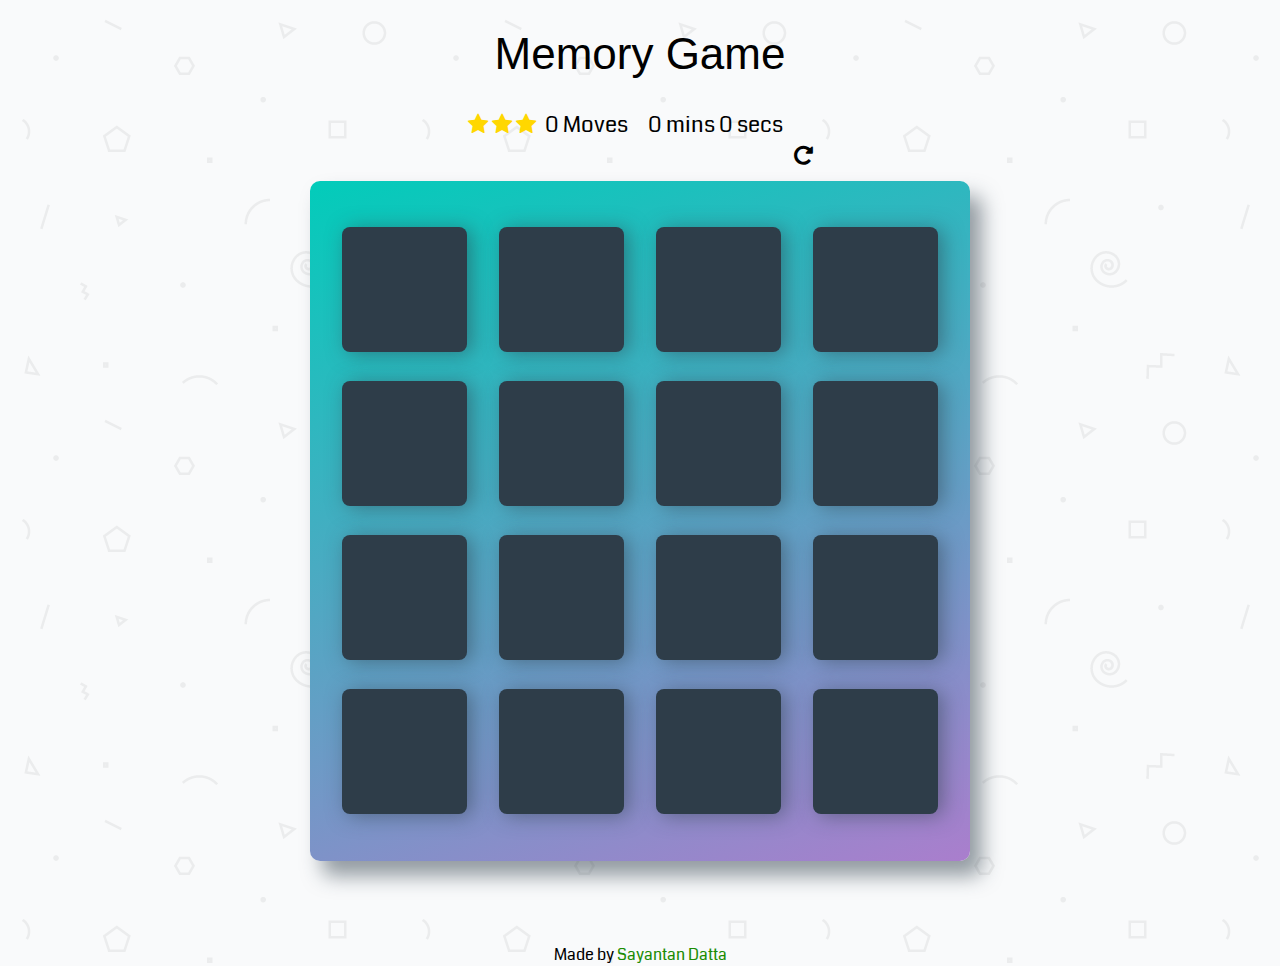
<file: index.html>
<!doctype html>
<html lang="en">
<head>
    <meta charset="utf-8">
    <title>Matching Game by Sayantan</title>
    <meta name="description" content="">
    <meta name="viewport" content="width=device-width, initial-scale=1">
    <link rel="stylesheet prefetch" href="https://maxcdn.bootstrapcdn.com/font-awesome/4.6.1/css/font-awesome.min.css">
    <link rel="stylesheet prefetch" href="https://fonts.googleapis.com/css?family=Coda">
    <link rel="stylesheet" href="css/styles.css">
</head>
<body>

    <div class="container">
        <header>
            <h1>Memory Game</h1>
        </header>

        <section class="score-panel">
        	<ul class="stars">
        		<li><i class="fa fa-star"></i></li>
        		<li><i class="fa fa-star"></i></li>
        		<li><i class="fa fa-star"></i></li>
        	</ul>

        	<span class="moves">3</span> Moves

          <div class="timer">

          </div>

            <div class="restart" onclick=startGame()>
        		<i class="fa fa-repeat"></i>
        	</div>
        </section>

        <ul class="deck" id="card-deck">
            <li class="card" type="diamond">
                <i class="fa fa-diamond"></i>
            </li>
            <li class="card" type="plane">
                <i class="fa fa-paper-plane-o"></i>
            </li>
            <li class="card match" type="anchor">
                <i class="fa fa-anchor"></i>
            </li>
            <li class="card" type="bolt">
                <i class="fa fa-bolt"></i>
            </li>
            <li class="card"type="cube">
                <i class="fa fa-cube"></i>
            </li>
            <li class="card match" type="anchor">
                <i class="fa fa-anchor"></i>
            </li>
            <li class="card" type="leaf">
                <i class="fa fa-leaf"></i>
            </li>
            <li class="card" type="bicycle">
                <i class="fa fa-bicycle"></i>
            </li>
            <li class="card" type="diamond">
                <i class="fa fa-diamond"></i>
            </li>
            <li class="card" type="bomb">
                <i class="fa fa-bomb"></i>
            </li>
            <li class="card" type="leaf">
                <i class="fa fa-leaf"></i>
            </li>
            <li class="card" type="bomb">
                <i class="fa fa-bomb"></i>
            </li>
            <li class="card open show" type="bolt">
                <i class="fa fa-bolt"></i>
            </li>
            <li class="card" type="bicycle">
                <i class="fa fa-bicycle"></i>
            </li>
            <li class="card" type="plane">
                <i class="fa fa-paper-plane-o"></i>
            </li>
            <li class="card" type="cube">
                <i class="fa fa-cube"></i>
            </li>
        </ul>
        <div id="popup1" class="overlay">
            <div class="popup">
                <h2>Congratulations 🎉</h2>
                <a class="close" href=# >×</a>
                <div class="content-1">
                    Congratulations you're a winner 🎉🎉
                </div>
                <div class="content-2">
                    <p>You made <span id=finalMove> </span> moves </p>
                    <p>in <span id=totalTime> </span> </p>
                    <p>Rating:  <span id=starRating></span></p>
                </div>
                <button id="play-again"onclick="playAgain()">
                    Play again 😄</a>
                </button>
            </div>
        </div>
    </div>

    <script src="js/app.js"></script>
    <p align=center>Made by <a href="http://sayantan.cf">Sayantan Datta</a></p>

</body>
</html>
</file>
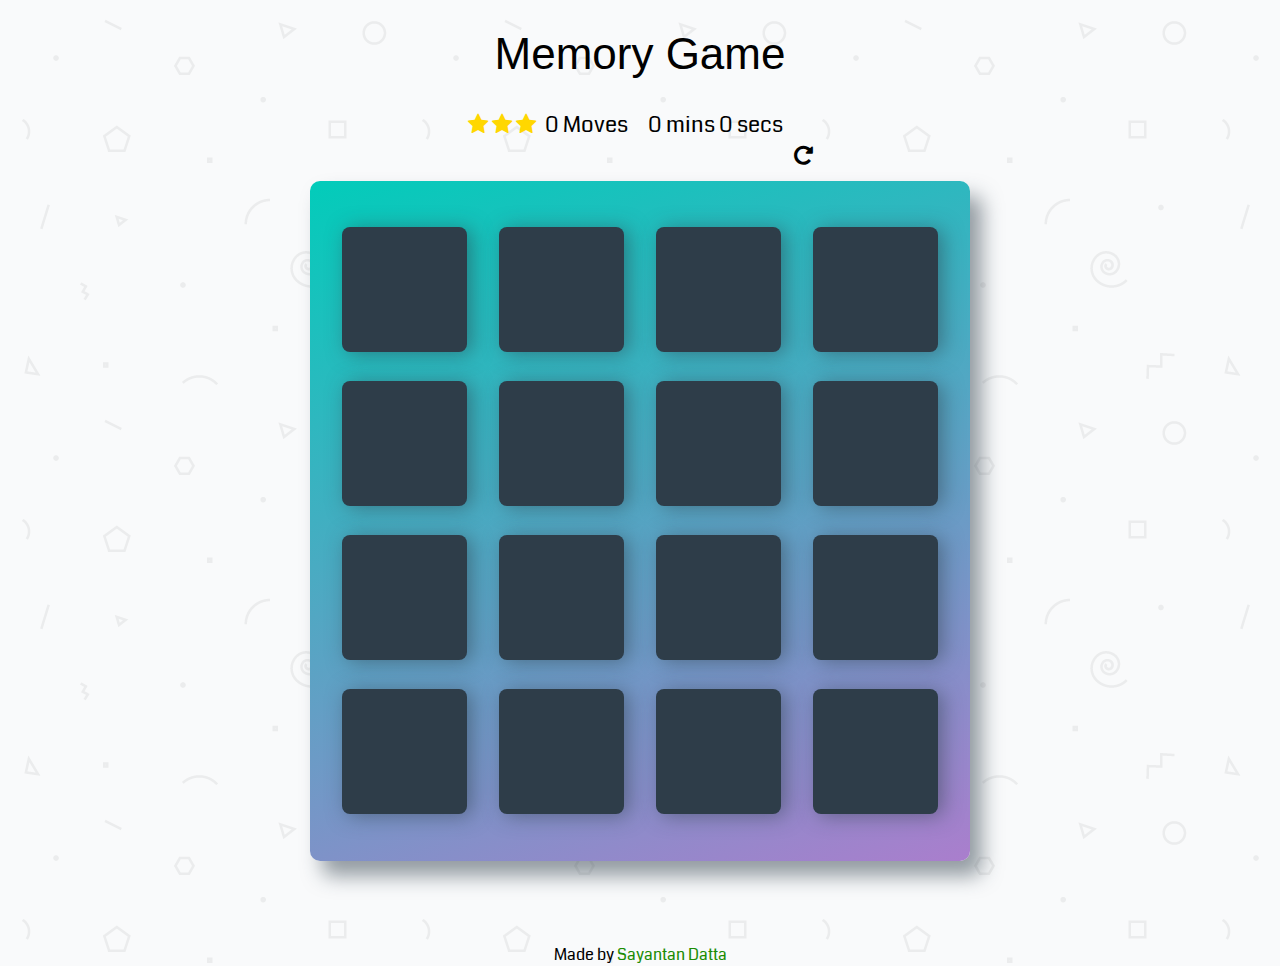
<file: fend-project-memory-game/index.html>
<!doctype html>
<html lang="en">
<head>
    <meta charset="utf-8">
    <title>Matching Game by Sayantan</title>
    <meta name="description" content="">
    <meta name="viewport" content="width=device-width, initial-scale=1">
    <link rel="stylesheet prefetch" href="https://maxcdn.bootstrapcdn.com/font-awesome/4.6.1/css/font-awesome.min.css">
    <link rel="stylesheet prefetch" href="https://fonts.googleapis.com/css?family=Coda">
    <link rel="stylesheet" href="css/app.css">
</head>
<body>

    <div class="container">
        <header>
            <h1>Memory Game</h1>
        </header>

        <section class="score-panel">
        	<ul class="stars">
        		<li><i class="fa fa-star"></i></li>
        		<li><i class="fa fa-star"></i></li>
        		<li><i class="fa fa-star"></i></li>
        	</ul>

        	<span class="moves">3</span> Moves

          <div class="timer">

          </div>

            <div class="restart" onclick=startGame()>
        		<i class="fa fa-repeat"></i>
        	</div>
        </section>

        <ul class="deck" id="card-deck">
            <li class="card" type="diamond">
                <i class="fa fa-diamond"></i>
            </li>
            <li class="card" type="plane">
                <i class="fa fa-paper-plane-o"></i>
            </li>
            <li class="card match" type="anchor">
                <i class="fa fa-anchor"></i>
            </li>
            <li class="card" type="bolt">
                <i class="fa fa-bolt"></i>
            </li>
            <li class="card"type="cube">
                <i class="fa fa-cube"></i>
            </li>
            <li class="card match" type="anchor">
                <i class="fa fa-anchor"></i>
            </li>
            <li class="card" type="leaf">
                <i class="fa fa-leaf"></i>
            </li>
            <li class="card" type="bicycle">
                <i class="fa fa-bicycle"></i>
            </li>
            <li class="card" type="diamond">
                <i class="fa fa-diamond"></i>
            </li>
            <li class="card" type="bomb">
                <i class="fa fa-bomb"></i>
            </li>
            <li class="card" type="leaf">
                <i class="fa fa-leaf"></i>
            </li>
            <li class="card" type="bomb">
                <i class="fa fa-bomb"></i>
            </li>
            <li class="card open show" type="bolt">
                <i class="fa fa-bolt"></i>
            </li>
            <li class="card" type="bicycle">
                <i class="fa fa-bicycle"></i>
            </li>
            <li class="card" type="plane">
                <i class="fa fa-paper-plane-o"></i>
            </li>
            <li class="card" type="cube">
                <i class="fa fa-cube"></i>
            </li>
        </ul>
        <div id="popup1" class="overlay">
            <div class="popup">
                <h2>Congratulations 🎉</h2>
                <a class="close" href=# >×</a>
                <div class="content-1">
                    Congratulations you're a winner 🎉🎉
                </div>
                <div class="content-2">
                    <p>You made <span id=finalMove> </span> moves </p>
                    <p>in <span id=totalTime> </span> </p>
                    <p>Rating:  <span id=starRating></span></p>
                </div>
                <button id="play-again"onclick="playAgain()">
                    Play again 😄</a>
                </button>
            </div>
        </div>
    </div>

    <script src="js/app.js"></script>
    <p align=center>Made by <a href="http://sayantan.cf">Sayantan Datta</a></p>

</body>
</html>
</file>
<file: css/styles.css>
html {
    box-sizing: border-box;
}

*,
*::before,
*::after {
    box-sizing: inherit;
}

html,
body {
    width: 100%;
    height: 100%;
    margin: 0;
    padding: 0;
}

body {
    background: #ffffff url('../img/geometry2.png'); /* Background pattern from Subtle Patterns */
    font-family: 'Coda', cursive;
    font-size: 16px;
}

.container {
    display: flex;
    justify-content: center;
    align-items: center;
    flex-direction: column;
}

h1 {
    font-family: 'Open Sans', sans-serif;
    font-weight: 300;
}

/*
 * Styles for the deck of cards
 */

.deck {
    width: 660px;
    min-height: 680px;
    background: linear-gradient(160deg, #02ccba 0%, #aa7ecd 100%);
    padding: 32px;
    border-radius: 10px;
    box-shadow: 12px 15px 20px 0 rgba(46, 61, 73, 0.5);
    display: flex;
    flex-wrap: wrap;
    justify-content: space-between;
    align-items: center;
    margin: 0 0 3em;
}

.deck .card {
    height: 125px;
    width: 125px;
    background: #2e3d49;
    font-size: 0;
    color: #ffffff;
    border-radius: 8px;
    cursor: pointer;
    display: flex;
    justify-content: center;
    align-items: center;
    box-shadow: 5px 2px 20px 0 rgba(46, 61, 73, 0.5);
}

.deck .card.open {
    transform: rotateY(0);
    background: #02b3e4;
    cursor: default;
    animation-name: flipInY;
	  -webkit-backface-visibility: visible !important;
	  backface-visibility: visible !important;
	  animation-duration: .75s;
}

.deck .card.show {
    font-size: 33px;
}

.deck .card.match {
    cursor: default;
    background: #02ccba;
    font-size: 33px;
    animation-name: rubberBand;
	  -webkit-backface-visibility: visible !important;
	  backface-visibility: visible !important;
	  animation-duration: .75s;
}

.deck .card.unmatched {
	animation-name: pulse;
	-webkit-backface-visibility: visible !important;
	backface-visibility: visible !important;
	animation-duration: .75s;
	background: #e2043b;
}

.deck .card.disabled {
  pointer-events: none;
  opacity: 0.9;
}
/*
 * Styles for the Score Panel
 */

.score-panel {
    text-align: left;
    width: 345px;
    margin-bottom: 10px;
}

.score-panel .stars {
    margin: 0;
    padding: 0;
    display: inline-block;
    margin: 0 5px 0 0;
}

.score-panel .stars li {
    list-style: none;
    display: inline-block;
}

.score-panel .restart {
    float: right;
    cursor: pointer;
}

.fa-star {
	color: #FFD700;
}

.timer {
	display: inline-block;
	margin: 0 1rem;
}


/*
 * Styles for congratulations modal
 */


.overlay {
	position: fixed;
	top: 0;
	bottom: 0;
	left: 0;
	right: 0;
	background: rgba(0, 0, 0, 0.7);
	transition: opacity 500ms;
	visibility: hidden;
	opacity: 0;
}

.overlay:target {
	visibility: visible;
	opacity: 1;
}

.popup {
	margin: 70px auto;
	padding: 20px;
	background: #ffffff;
	border-radius: 5px;
	width: 85%;
	position: relative;
	transition: all 5s ease-in-out;
	font-family: 'Gloria Hallelujah', cursive;
}

.popup h2 {
	margin-top: 0;
	color: #333;
	font-family: Tahoma, Arial, sans-serif;
}

.popup .close {
	position: absolute;
	top: 20px;
	right: 30px;
	transition: all 200ms;
	font-size: 30px;
	font-weight: bold;
	text-decoration: none;
	color: #333;
}

.popup .close:hover {
	color: #E5F720;
}

.popup .content-1,
.content-2 {
	max-height: 30%;
	overflow: auto;
	text-align: center;
}

.show {
	visibility: visible !important;
	opacity: 100 !important;
}

#starRating li {
	display: inline-block;
}

#play-again {
	background-color: #141214;
	padding: 0.7rem 1rem;
	font-size: 1.1rem;
	display: block;
	margin: 0 auto;
	width: 50%;
	font-family: 'Gloria Hallelujah', cursive;
	color: #ffffff;
	border-radius: 5px;
}
/* Footer styles of name */
body p a{
  text-decoration: none;
  color: #1c8d05;
}

/* animations */
@keyframes flipInY {
	from {
		transform: perspective(400px) rotate3d(0, 1, 0, 90deg);
		animation-timing-function: ease-in;
		opacity: 0;
	}

	40% {
		transform: perspective(400px) rotate3d(0, 1, 0, -20deg);
		animation-timing-function: ease-in;
	}

	60% {
		transform: perspective(400px) rotate3d(0, 1, 0, 10deg);
		opacity: 1;
	}

	80% {
		transform: perspective(400px) rotate3d(0, 1, 0, -5deg);
	}

	to {
		transform: perspective(400px);
	}
}

@keyframes rubberBand {
	from {
		transform: scale3d(1, 1, 1);
	}

	30% {
		transform: scale3d(1.25, 0.75, 1);
	}

	40% {
		transform: scale3d(0.75, 1.25, 1);
	}

	50% {
		transform: scale3d(1.15, 0.85, 1);
	}

	65% {
		transform: scale3d(.95, 1.05, 1);
	}

	75% {
		transform: scale3d(1.05, .95, 1);
	}

	to {
		transform: scale3d(1, 1, 1);
	}
}

@keyframes pulse {
	from {
		transform: scale3d(1, 1, 1);
	}

	50% {
		transform: scale3d(1.2, 1.2, 1.2);
	}

	to {
		transform: scale3d(1, 1, 1);
	}
}


/****** Media queries
***************************/


@media (max-width: 320px) {
	.deck {
		width: 85%;
	}

	.deck .card {
		height: 4.7rem;
		width: 4.7rem;
	}
}


/* For Tablets and larger screens
****************/

@media (min-width: 768px) {
	.container {
		font-size: 22px;
	}

	.deck {
		width: 660px;
		height: 680px;
	}

	.deck .card {
		height: 125px;
		width: 125px;
	}

	.popup {
		width: 60%;
	}
}
</file>
<file: fend-project-memory-game/css/app.css>
html {
    box-sizing: border-box;
}

*,
*::before,
*::after {
    box-sizing: inherit;
}

html,
body {
    width: 100%;
    height: 100%;
    margin: 0;
    padding: 0;
}

body {
    background: #ffffff url('../img/geometry2.png'); /* Background pattern from Subtle Patterns */
    font-family: 'Coda', cursive;
    font-size: 16px;
}

.container {
    display: flex;
    justify-content: center;
    align-items: center;
    flex-direction: column;
}

h1 {
    font-family: 'Open Sans', sans-serif;
    font-weight: 300;
}

/*
 * Styles for the deck of cards
 */

.deck {
    width: 660px;
    min-height: 680px;
    background: linear-gradient(160deg, #02ccba 0%, #aa7ecd 100%);
    padding: 32px;
    border-radius: 10px;
    box-shadow: 12px 15px 20px 0 rgba(46, 61, 73, 0.5);
    display: flex;
    flex-wrap: wrap;
    justify-content: space-between;
    align-items: center;
    margin: 0 0 3em;
}

.deck .card {
    height: 125px;
    width: 125px;
    background: #2e3d49;
    font-size: 0;
    color: #ffffff;
    border-radius: 8px;
    cursor: pointer;
    display: flex;
    justify-content: center;
    align-items: center;
    box-shadow: 5px 2px 20px 0 rgba(46, 61, 73, 0.5);
}

.deck .card.open {
    transform: rotateY(0);
    background: #02b3e4;
    cursor: default;
    animation-name: flipInY;
	  -webkit-backface-visibility: visible !important;
	  backface-visibility: visible !important;
	  animation-duration: .75s;
}

.deck .card.show {
    font-size: 33px;
}

.deck .card.match {
    cursor: default;
    background: #02ccba;
    font-size: 33px;
    animation-name: rubberBand;
	  -webkit-backface-visibility: visible !important;
	  backface-visibility: visible !important;
	  animation-duration: .75s;
}

.deck .card.unmatched {
	animation-name: pulse;
	-webkit-backface-visibility: visible !important;
	backface-visibility: visible !important;
	animation-duration: .75s;
	background: #e2043b;
}

.deck .card.disabled {
  pointer-events: none;
  opacity: 0.9;
}
/*
 * Styles for the Score Panel
 */

.score-panel {
    text-align: left;
    width: 345px;
    margin-bottom: 10px;
}

.score-panel .stars {
    margin: 0;
    padding: 0;
    display: inline-block;
    margin: 0 5px 0 0;
}

.score-panel .stars li {
    list-style: none;
    display: inline-block;
}

.score-panel .restart {
    float: right;
    cursor: pointer;
}

.fa-star {
	color: #FFD700;
}

.timer {
	display: inline-block;
	margin: 0 1rem;
}


/*
 * Styles for congratulations modal
 */


.overlay {
	position: fixed;
	top: 0;
	bottom: 0;
	left: 0;
	right: 0;
	background: rgba(0, 0, 0, 0.7);
	transition: opacity 500ms;
	visibility: hidden;
	opacity: 0;
}

.overlay:target {
	visibility: visible;
	opacity: 1;
}

.popup {
	margin: 70px auto;
	padding: 20px;
	background: #ffffff;
	border-radius: 5px;
	width: 85%;
	position: relative;
	transition: all 5s ease-in-out;
	font-family: 'Gloria Hallelujah', cursive;
}

.popup h2 {
	margin-top: 0;
	color: #333;
	font-family: Tahoma, Arial, sans-serif;
}

.popup .close {
	position: absolute;
	top: 20px;
	right: 30px;
	transition: all 200ms;
	font-size: 30px;
	font-weight: bold;
	text-decoration: none;
	color: #333;
}

.popup .close:hover {
	color: #E5F720;
}

.popup .content-1,
.content-2 {
	max-height: 30%;
	overflow: auto;
	text-align: center;
}

.show {
	visibility: visible !important;
	opacity: 100 !important;
}

#starRating li {
	display: inline-block;
}

#play-again {
	background-color: #141214;
	padding: 0.7rem 1rem;
	font-size: 1.1rem;
	display: block;
	margin: 0 auto;
	width: 50%;
	font-family: 'Gloria Hallelujah', cursive;
	color: #ffffff;
	border-radius: 5px;
}
/* Footer styles of name */
body p a{
  text-decoration: none;
  color: #1c8d05;
}

/* animations */
@keyframes flipInY {
	from {
		transform: perspective(400px) rotate3d(0, 1, 0, 90deg);
		animation-timing-function: ease-in;
		opacity: 0;
	}

	40% {
		transform: perspective(400px) rotate3d(0, 1, 0, -20deg);
		animation-timing-function: ease-in;
	}

	60% {
		transform: perspective(400px) rotate3d(0, 1, 0, 10deg);
		opacity: 1;
	}

	80% {
		transform: perspective(400px) rotate3d(0, 1, 0, -5deg);
	}

	to {
		transform: perspective(400px);
	}
}

@keyframes rubberBand {
	from {
		transform: scale3d(1, 1, 1);
	}

	30% {
		transform: scale3d(1.25, 0.75, 1);
	}

	40% {
		transform: scale3d(0.75, 1.25, 1);
	}

	50% {
		transform: scale3d(1.15, 0.85, 1);
	}

	65% {
		transform: scale3d(.95, 1.05, 1);
	}

	75% {
		transform: scale3d(1.05, .95, 1);
	}

	to {
		transform: scale3d(1, 1, 1);
	}
}

@keyframes pulse {
	from {
		transform: scale3d(1, 1, 1);
	}

	50% {
		transform: scale3d(1.2, 1.2, 1.2);
	}

	to {
		transform: scale3d(1, 1, 1);
	}
}


/****** Media queries
***************************/


@media (max-width: 320px) {
	.deck {
		width: 85%;
	}

	.deck .card {
		height: 4.7rem;
		width: 4.7rem;
	}
}


/* For Tablets and larger screens
****************/

@media (min-width: 768px) {
	.container {
		font-size: 22px;
	}

	.deck {
		width: 660px;
		height: 680px;
	}

	.deck .card {
		height: 125px;
		width: 125px;
	}

	.popup {
		width: 60%;
	}
}
</file>
